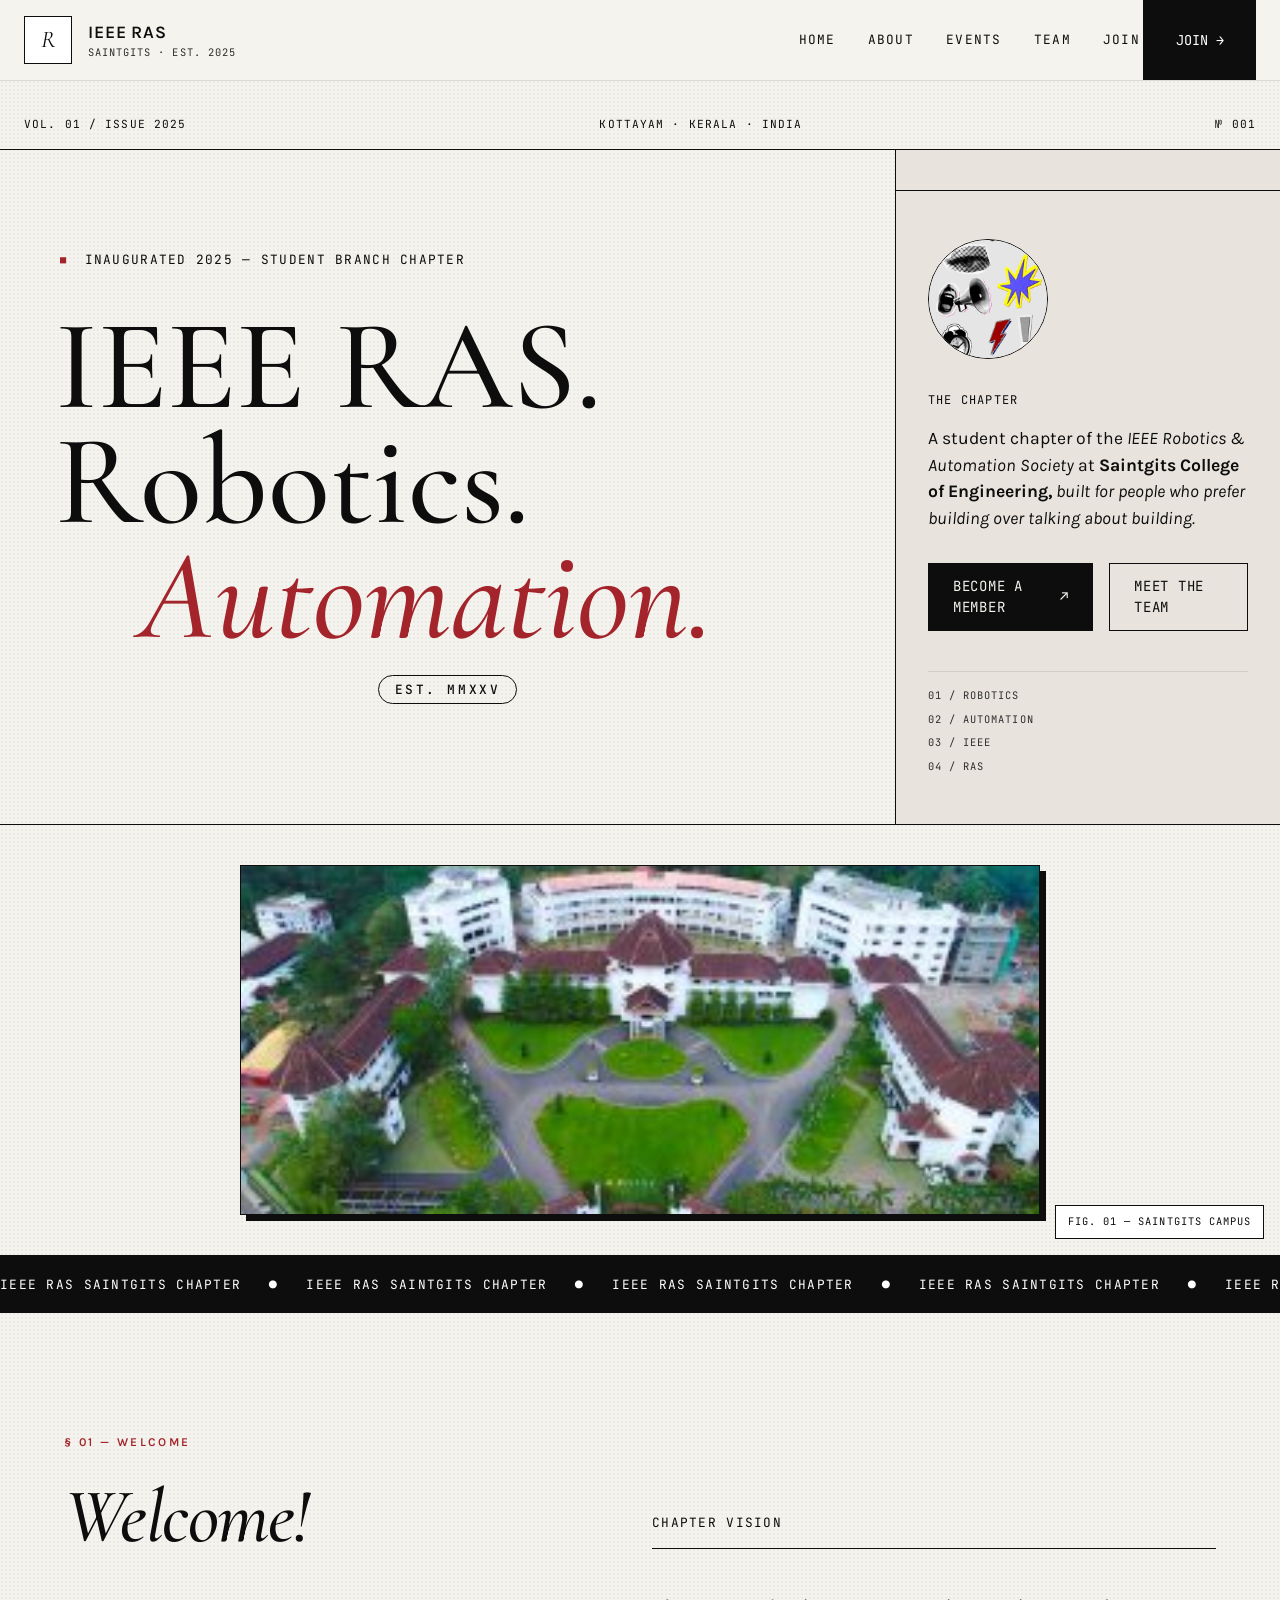
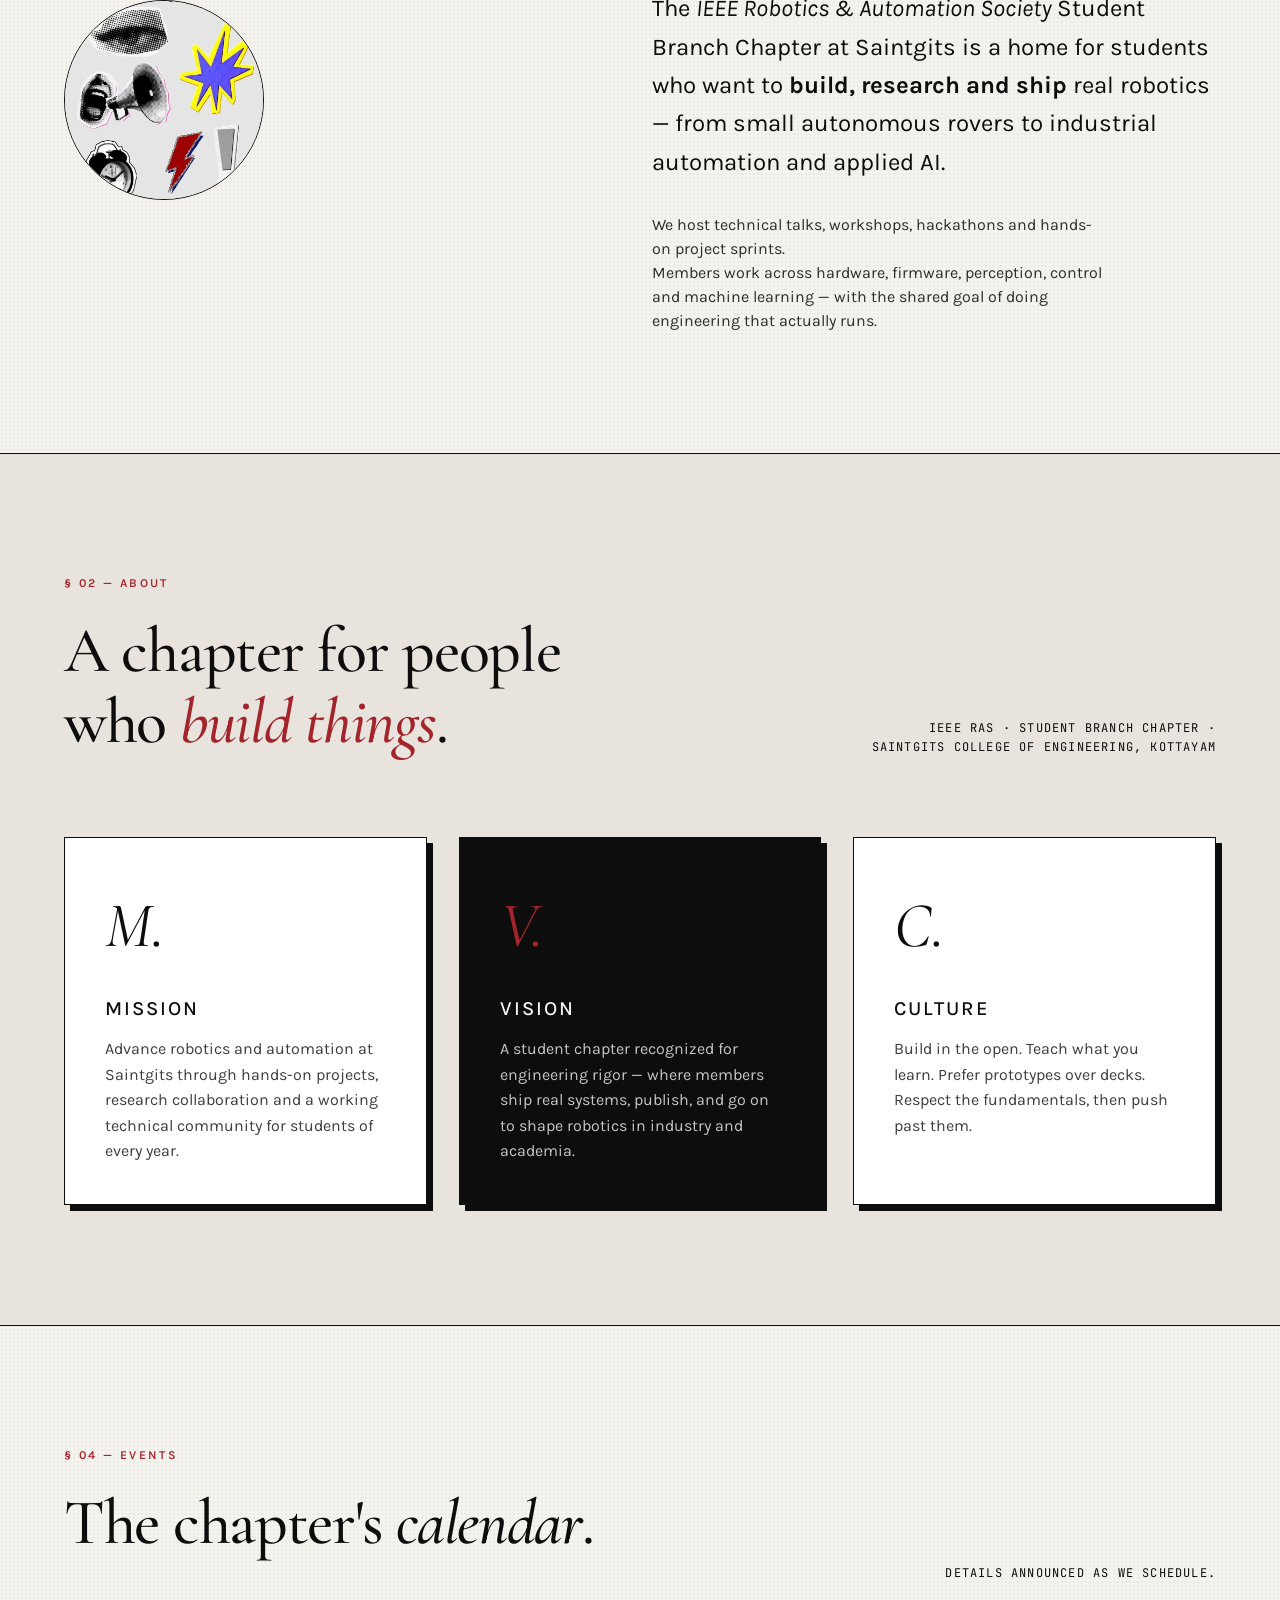
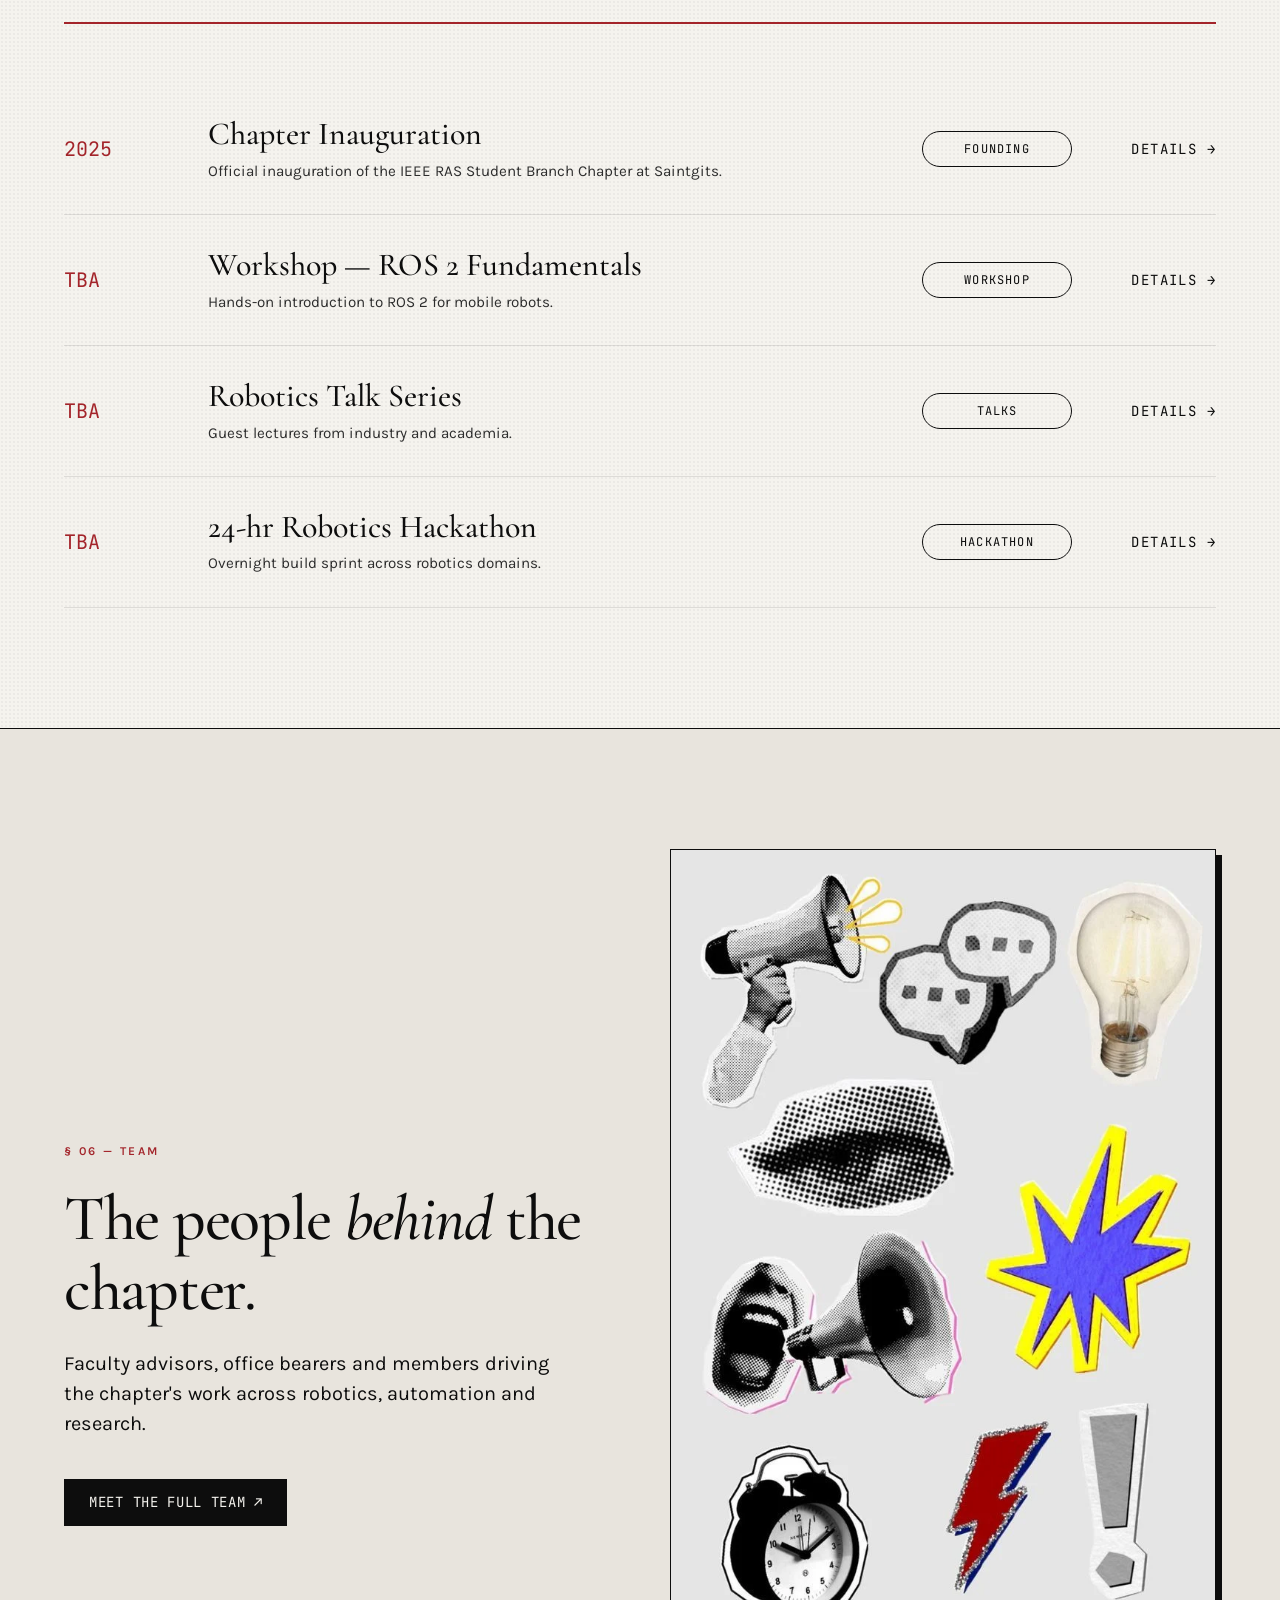
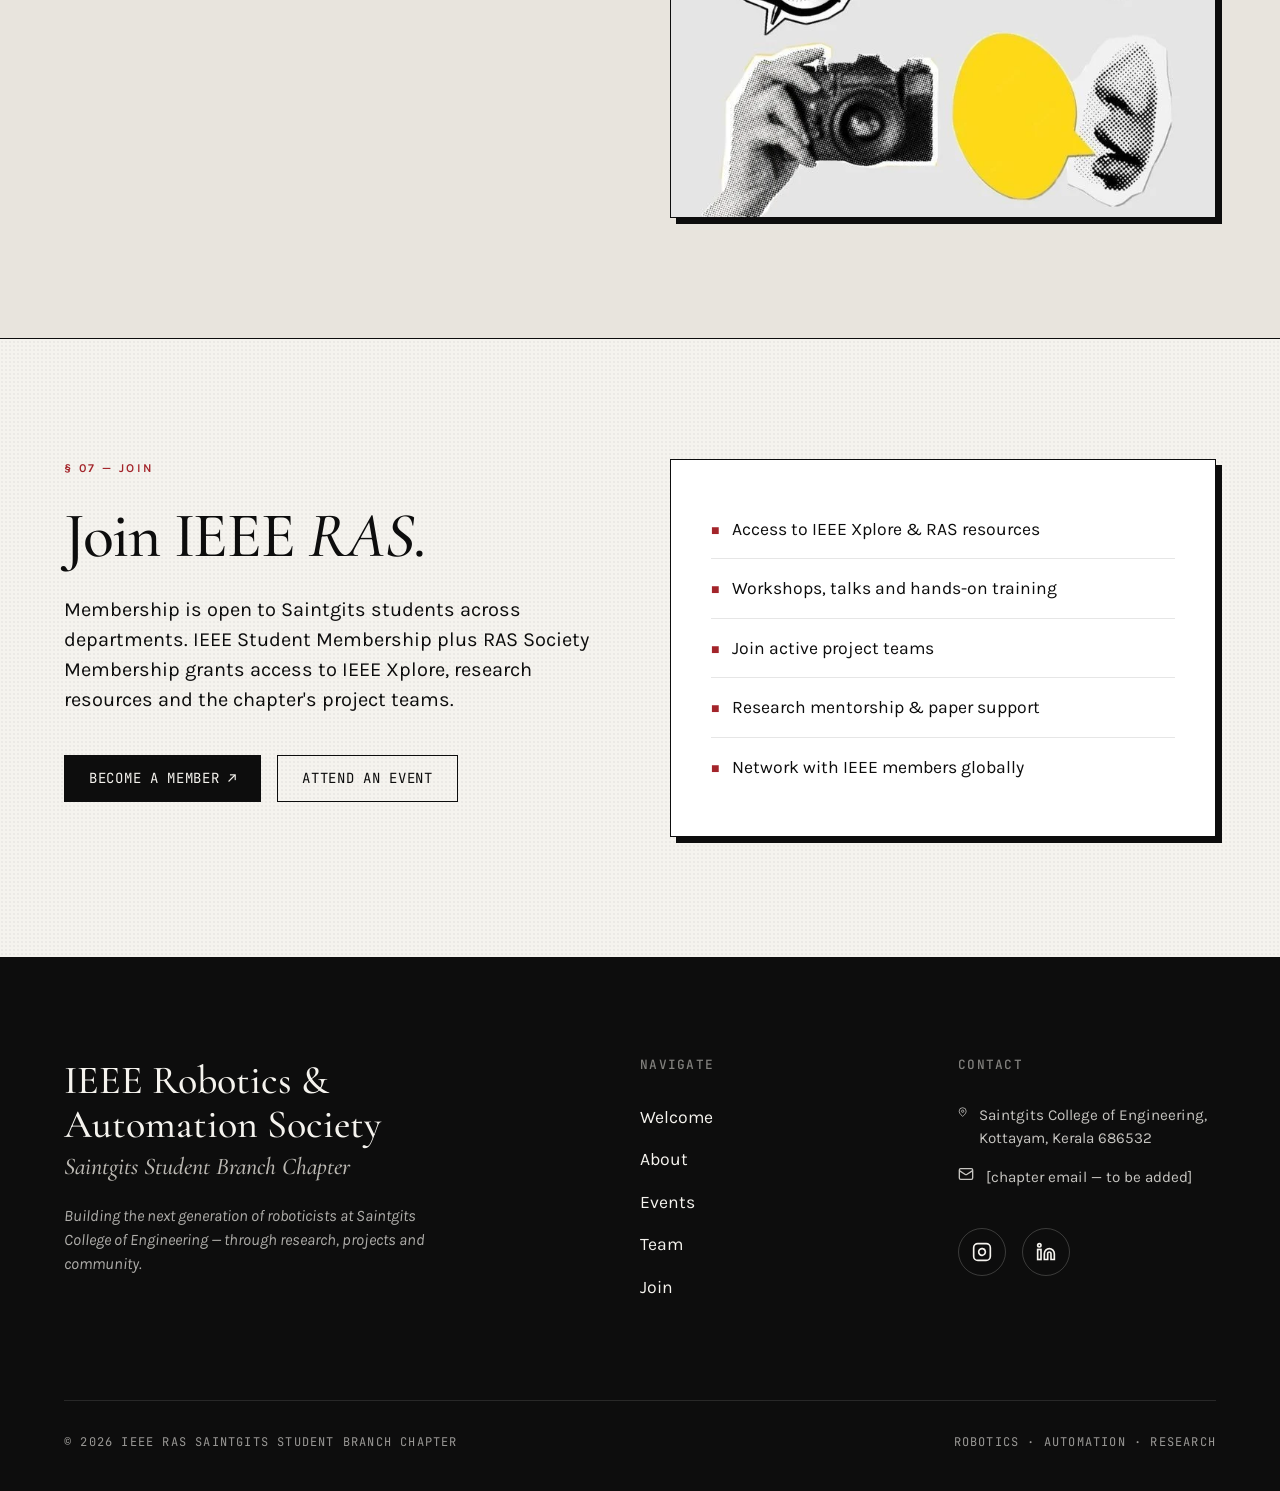
<file: index.html>
<!DOCTYPE html>
<html lang="en">
<head>
  <meta charset="UTF-8" />
  <meta name="viewport" content="width=device-width, initial-scale=1.0" />
  <title>IEEE RAS Saintgits — Robotics & Automation Student Branch Chapter</title>
  <meta name="description" content="IEEE Robotics & Automation Society Student Branch Chapter at Saintgits College of Engineering. Inaugurated 2025. Robotics, automation, research, and technical culture." />
  <link rel="preconnect" href="https://fonts.googleapis.com" />
  <link rel="preconnect" href="https://fonts.gstatic.com" crossorigin />
  <link href="https://fonts.googleapis.com/css2?family=Cormorant+Garamond:ital,wght@0,400;0,500;0,600;0,700;1,400;1,500&family=Karla:wght@300;400;500;600;700&family=JetBrains+Mono:wght@400;500&display=swap" rel="stylesheet" />
  <link rel="stylesheet" href="styles.css" />
</head>
<body>

  <!-- ═══════════════ HEADER / NAV ═══════════════ -->
  <header class="header" id="header">
    <div class="header-inner">
      <a href="/" class="logo-group">
        <div class="logo-icon">R</div>
        <div class="logo-text">
          <span class="logo-title">IEEE RAS</span>
          <span class="logo-sub">SAINTGITS · EST. 2025</span>
        </div>
      </a>
      <nav class="nav-links" id="nav-links">
        <a href="/" class="nav-link">HOME</a>
        <a href="#about" class="nav-link">ABOUT</a>
        <a href="#events" class="nav-link">EVENTS</a>
        <a href="team.html" class="nav-link">TEAM</a>
        <a href="#join" class="nav-link">JOIN</a>
      </nav>
      <button class="hamburger" id="hamburger" aria-label="Toggle menu">
        <span></span><span></span><span></span>
      </button>
    </div>
    <a href="#join" class="join-btn-header">JOIN →</a>
  </header>

  <!-- Mobile Nav Overlay -->
  <div class="mobile-nav-overlay" id="mobile-nav-overlay">
    <nav class="mobile-nav-links">
      <a href="/" class="mobile-nav-link">HOME</a>
      <a href="#about" class="mobile-nav-link">ABOUT</a>
      <a href="#events" class="mobile-nav-link">EVENTS</a>
      <a href="team.html" class="mobile-nav-link">TEAM</a>
      <a href="#join" class="mobile-nav-link">JOIN</a>
    </nav>
  </div>

  <!-- ═══════════════ HERO ═══════════════ -->
  <section class="hero" id="home">
    <!-- Top metadata ribbon -->
    <div class="hero-meta">
      <span class="meta-left">VOL. 01 / ISSUE 2025</span>
      <span class="meta-center">KOTTAYAM · KERALA · INDIA</span>
      <span class="meta-right">№ 001</span>
    </div>

    <div class="hero-grid">
      <!-- Left column: big type -->
      <div class="hero-left">
        <p class="hero-tagline">
          <span class="red-square">■</span> INAUGURATED 2025 — STUDENT BRANCH CHAPTER
        </p>
        <h1 class="hero-heading">
          <span class="hero-line-3" style="text-align: left; margin-right: 0; margin-left: -5px;">IEEE RAS.</span>
          <span class="hero-line-1">Robotics.</span>
          <span class="hero-line-2"><em>Automation.</em></span>
          <span class="hero-est">EST. MMXXV</span>
        </h1>
      </div>

      <!-- Right column: description + CTA -->
      <div class="hero-right">
        <div class="hero-right-inner">
          <div class="hero-right-line"></div>
          <!-- Decorative sticker (light bulb + abstract shapes) -->
          <div class="hero-sticker">
            <img src="assets/collage.webp" alt="Decorative collage" class="hero-collage-img" />
          </div>
          <p class="hero-label">THE CHAPTER</p>
          <p class="hero-desc">
            A student chapter of the <em>IEEE Robotics & Automation Society</em> at <strong>Saintgits College of Engineering,</strong> <em>built for people who prefer building over talking about building.</em>
          </p>
          <div class="hero-cta-row">
            <a href="#join" class="btn-primary">BECOME A MEMBER <span class="arrow">↗</span></a>
            <a href="team.html" class="btn-outline">MEET THE TEAM</a>
          </div>
          <!-- Side index -->
          <div class="hero-side-index">
            <span>01 / ROBOTICS</span>
            <span>02 / AUTOMATION</span>
            <span>03 / IEEE</span>
            <span>04 / RAS</span>
          </div>
        </div>
      </div>
    </div>

    <!-- Campus image -->
    <div class="hero-campus-wrap">
      <img src="assets/campus.jpg" alt="Saintgits Campus" class="hero-campus-img" />
      <span class="campus-caption">FIG. 01 — SAINTGITS CAMPUS</span>
    </div>
  </section>

  <!-- ═══════════════ MARQUEE ═══════════════ -->
  <div class="marquee-bar">
    <div class="marquee-track">
      <span class="marquee-text">IEEE RAS SAINTGITS CHAPTER &nbsp; ● &nbsp; IEEE RAS SAINTGITS CHAPTER &nbsp; ● &nbsp; IEEE RAS SAINTGITS CHAPTER &nbsp; ● &nbsp; IEEE RAS SAINTGITS CHAPTER &nbsp; ● &nbsp; IEEE RAS SAINTGITS CHAPTER &nbsp; ● &nbsp; IEEE RAS SAINTGITS CHAPTER &nbsp; ● &nbsp;</span>
      <span class="marquee-text">IEEE RAS SAINTGITS CHAPTER &nbsp; ● &nbsp; IEEE RAS SAINTGITS CHAPTER &nbsp; ● &nbsp; IEEE RAS SAINTGITS CHAPTER &nbsp; ● &nbsp; IEEE RAS SAINTGITS CHAPTER &nbsp; ● &nbsp; IEEE RAS SAINTGITS CHAPTER &nbsp; ● &nbsp; IEEE RAS SAINTGITS CHAPTER &nbsp; ● &nbsp;</span>
    </div>
  </div>

  <!-- ═══════════════ § 01 — WELCOME ═══════════════ -->
  <section class="section-welcome" id="welcome">
    <div class="container grid-12">
      <div class="welcome-left col-span-left">
        <p class="section-label">§ 01 — WELCOME</p>
        <h2 class="section-heading welcome-heading"><em>Welcome!</em></h2>
        <!-- Decorative megaphone image -->
        <div class="welcome-deco">
          <img src="assets/collage.webp" alt="Decorative" class="welcome-deco-img" />
        </div>
      </div>
      <div class="welcome-right col-span-right">
        <p class="welcome-label">CHAPTER VISION</p>
        <div class="welcome-divider"></div>
        <p class="welcome-text">
          The <em>IEEE Robotics & Automation Society</em> Student Branch Chapter at Saintgits is a home for students who want to <strong>build, research and ship</strong> real robotics — from small autonomous rovers to industrial automation and applied AI.
        </p>
        <p class="welcome-sub">
          We host technical talks, workshops, hackathons and hands-on project sprints.<br/>
          Members work across hardware, firmware, perception, control and machine learning — with the shared goal of doing engineering that actually runs.
        </p>
      </div>
    </div>
  </section>

  <!-- ═══════════════ § 02 — ABOUT ═══════════════ -->
  <section class="section-about" id="about">
    <div class="container">
      <div class="about-header">
        <div>
          <p class="section-label">§ 02 — ABOUT</p>
          <h2 class="section-heading about-heading">A chapter for people who <em class="text-red">build things</em>.</h2>
        </div>
        <p class="about-meta">IEEE RAS · STUDENT BRANCH CHAPTER ·<br/>SAINTGITS COLLEGE OF ENGINEERING, KOTTAYAM</p>
      </div>

      <div class="about-cards">
        <div class="about-card">
          <span class="about-card-letter">M.</span>
          <h3 class="about-card-title">MISSION</h3>
          <p class="about-card-text">Advance robotics and automation at Saintgits through hands-on projects, research collaboration and a working technical community for students of every year.</p>
        </div>
        <div class="about-card about-card-mid">
          <span class="about-card-letter">V.</span>
          <h3 class="about-card-title">VISION</h3>
          <p class="about-card-text">A student chapter recognized for engineering rigor — where members ship real systems, publish, and go on to shape robotics in industry and academia.</p>
        </div>
        <div class="about-card">
          <span class="about-card-letter">C.</span>
          <h3 class="about-card-title">CULTURE</h3>
          <p class="about-card-text">Build in the open. Teach what you learn. Prefer prototypes over decks. Respect the fundamentals, then push past them.</p>
        </div>
      </div>
    </div>
  </section>

  <!-- ═══════════════ § 04 — EVENTS ═══════════════ -->
  <section class="section-events" id="events">
    <div class="container">
      <div class="events-header">
        <div>
          <p class="section-label">§ 04 — EVENTS</p>
          <h2 class="section-heading events-heading">The chapter's <em>calendar</em>.</h2>
        </div>
        <p class="events-meta">DETAILS ANNOUNCED AS WE SCHEDULE.</p>
      </div>

      <div class="events-divider-red"></div>

      <!-- Event rows -->
      <div class="event-row">
        <span class="event-year">2025</span>
        <div class="event-info">
          <h3 class="event-title">Chapter Inauguration</h3>
          <p class="event-desc">Official inauguration of the IEEE RAS Student Branch Chapter at Saintgits.</p>
        </div>
        <span class="event-type">FOUNDING</span>
        <a href="#" class="event-link">DETAILS →</a>
      </div>

      <div class="event-divider"></div>

      <div class="event-row">
        <span class="event-year">TBA</span>
        <div class="event-info">
          <h3 class="event-title">Workshop — ROS 2 Fundamentals</h3>
          <p class="event-desc">Hands-on introduction to ROS 2 for mobile robots.</p>
        </div>
        <span class="event-type">WORKSHOP</span>
        <a href="#" class="event-link">DETAILS →</a>
      </div>

      <div class="event-divider"></div>

      <div class="event-row">
        <span class="event-year">TBA</span>
        <div class="event-info">
          <h3 class="event-title">Robotics Talk Series</h3>
          <p class="event-desc">Guest lectures from industry and academia.</p>
        </div>
        <span class="event-type">TALKS</span>
        <a href="#" class="event-link">DETAILS →</a>
      </div>

      <div class="event-divider"></div>

      <div class="event-row">
        <span class="event-year">TBA</span>
        <div class="event-info">
          <h3 class="event-title">24-hr Robotics Hackathon</h3>
          <p class="event-desc">Overnight build sprint across robotics domains.</p>
        </div>
        <span class="event-type">HACKATHON</span>
        <a href="#" class="event-link">DETAILS →</a>
      </div>

      <div class="event-divider"></div>
    </div>
  </section>

  <!-- ═══════════════ § 06 — TEAM ═══════════════ -->
  <section class="section-team" id="team-preview">
    <div class="container">
      <div class="team-content">
        <div class="team-left">
          <p class="section-label">§ 06 — TEAM</p>
          <h2 class="section-heading team-heading">The people <em>behind</em> the chapter.</h2>
          <p class="team-desc">Faculty advisors, office bearers and members driving the chapter's work across robotics, automation and research.</p>
          <a href="team.html" class="btn-primary">MEET THE FULL TEAM <span class="arrow">↗</span></a>
        </div>
        <div class="team-right">
          <img src="assets/collage.webp" alt="Decorative collage" class="team-collage" />
        </div>
      </div>
    </div>
  </section>

  <!-- ═══════════════ § 07 — JOIN ═══════════════ -->
  <section class="section-join" id="join">
    <div class="container">
      <div class="join-grid">
        <div class="join-left">
          <p class="section-label">§ 07 — JOIN</p>
          <h2 class="section-heading join-heading">Join IEEE <em>RAS</em>.</h2>
          <p class="join-text">Membership is open to Saintgits students across departments. IEEE Student Membership plus RAS Society Membership grants access to IEEE Xplore, research resources and the chapter's project teams.</p>
          <div class="join-cta-row">
            <a href="https://www.ieee.org/membership/join/index.html" target="_blank" class="btn-primary">BECOME A MEMBER <span class="arrow">↗</span></a>
            <a href="#events" class="btn-outline">ATTEND AN EVENT</a>
          </div>
        </div>
        <div class="join-right">
          <div class="join-benefits-card">
            <ul class="join-benefits-list">
              <li><span class="red-dot">■</span> Access to IEEE Xplore & RAS resources</li>
              <li><span class="red-dot">■</span> Workshops, talks and hands-on training</li>
              <li><span class="red-dot">■</span> Join active project teams</li>
              <li><span class="red-dot">■</span> Research mentorship & paper support</li>
              <li><span class="red-dot">■</span> Network with IEEE members globally</li>
            </ul>
          </div>
        </div>
      </div>
    </div>
  </section>

  <!-- ═══════════════ FOOTER ═══════════════ -->
  <footer class="footer">
    <div class="container">
      <div class="footer-grid">
        <div class="footer-brand">
          <h2 class="footer-title">IEEE Robotics &<br/>Automation Society</h2>
          <h3 class="footer-subtitle"><em>Saintgits Student Branch Chapter</em></h3>
          <p class="footer-tagline"><em>Building the next generation of roboticists at Saintgits College of Engineering — through research, projects and community.</em></p>
        </div>
        <div class="footer-nav">
          <h4 class="footer-nav-heading">NAVIGATE</h4>
          <a href="#welcome" class="footer-link">Welcome</a>
          <a href="#about" class="footer-link">About</a>
          <a href="#events" class="footer-link">Events</a>
          <a href="team.html" class="footer-link">Team</a>
          <a href="#join" class="footer-link">Join</a>
        </div>
        <div class="footer-contact">
          <h4 class="footer-nav-heading">CONTACT</h4>
          <p class="footer-contact-item">
            <svg width="16" height="16" viewBox="0 0 24 24" fill="none" stroke="currentColor" stroke-width="2"><path d="M21 10c0 7-9 13-9 13s-9-6-9-13a9 9 0 0 1 18 0z"/><circle cx="12" cy="10" r="3"/></svg>
            Saintgits College of Engineering, Kottayam, Kerala 686532
          </p>
          <p class="footer-contact-item">
            <svg width="16" height="16" viewBox="0 0 24 24" fill="none" stroke="currentColor" stroke-width="2"><rect width="20" height="16" x="2" y="4" rx="2"/><path d="m22 7-8.97 5.7a1.94 1.94 0 0 1-2.06 0L2 7"/></svg>
            [chapter email — to be added]
          </p>
          <div class="footer-socials">
            <a href="#" class="social-icon" aria-label="Instagram">
              <svg width="20" height="20" viewBox="0 0 24 24" fill="none" stroke="currentColor" stroke-width="2"><rect width="20" height="20" x="2" y="2" rx="5" ry="5"/><path d="M16 11.37A4 4 0 1 1 12.63 8 4 4 0 0 1 16 11.37z"/><line x1="17.5" x2="17.51" y1="6.5" y2="6.5"/></svg>
            </a>
            <a href="#" class="social-icon" aria-label="LinkedIn">
              <svg width="20" height="20" viewBox="0 0 24 24" fill="none" stroke="currentColor" stroke-width="2"><path d="M16 8a6 6 0 0 1 6 6v7h-4v-7a2 2 0 0 0-2-2 2 2 0 0 0-2 2v7h-4v-7a6 6 0 0 1 6-6z"/><rect width="4" height="12" x="2" y="9"/><circle cx="4" cy="4" r="2"/></svg>
            </a>
          </div>
        </div>
      </div>
      <div class="footer-bottom">
        <span>© 2026 IEEE RAS SAINTGITS STUDENT BRANCH CHAPTER</span>
        <span>ROBOTICS · AUTOMATION · RESEARCH</span>
      </div>
    </div>
  </footer>

  <script>
    // Hamburger toggle
    const hamburger = document.getElementById('hamburger');
    const overlay = document.getElementById('mobile-nav-overlay');
    hamburger.addEventListener('click', () => {
      hamburger.classList.toggle('active');
      overlay.classList.toggle('open');
    });
    // Close on link click
    document.querySelectorAll('.mobile-nav-link').forEach(link => {
      link.addEventListener('click', () => {
        hamburger.classList.remove('active');
        overlay.classList.remove('open');
      });
    });
  </script>
</body>
</html>
</file>
<file: styles.css>
/* ═══════════════ GLOBAL VARIABLES ═══════════════ */
:root {
  --color-paper: #f5f3ee;
  --color-paper-warm: #e8e4dd;
  --color-ink: #0d0d0d;
  --color-ink-soft: #2d2d2d;
  --color-red: #a3242a;
  
  --font-display: "Cormorant Garamond", serif;
  --font-sans: "Karla", sans-serif;
  --font-mono: "JetBrains Mono", monospace;
  
  --shadow-newspaper: 6px 6px 0 0 var(--color-ink);
  --shadow-newspaper-sm: 4px 4px 0 0 var(--color-ink);
  
  --transition: all 0.3s cubic-bezier(0.4, 0, 0.2, 1);
}

/* ═══════════════ RESET & BASE ═══════════════ */
*, *::before, *::after {
  box-sizing: border-box;
  margin: 0;
  padding: 0;
}

html {
  scroll-behavior: smooth;
}

body {
  font-family: var(--font-sans);
  background-color: var(--color-paper);
  color: var(--color-ink);
  line-height: 1.5;
  background-image: radial-gradient(rgba(13, 13, 13, 0.04) 1px, transparent 1px);
  background-size: 4px 4px;
  overflow-x: hidden;
  -webkit-font-smoothing: antialiased;
}

::selection {
  background: var(--color-ink);
  color: var(--color-paper);
}

a {
  text-decoration: none;
  color: inherit;
}

h1, h2, h3, h4, h5, h6 {
  font-family: var(--font-display);
  font-weight: 500;
  line-height: 1.1;
}

em {
  font-style: italic;
}

.text-red {
  color: var(--color-red);
}

.red-square {
  color: var(--color-red);
  margin-right: 8px;
  font-size: 0.8em;
}

.red-dot {
  color: var(--color-red);
  margin-right: 8px;
  font-size: 0.8em;
}

/* ═══════════════ LAYOUT & UTILS ═══════════════ */
.container {
  max-width: 1200px;
  margin: 0 auto;
  padding: 0 24px;
}

.grid-12 {
  display: grid;
  grid-template-columns: repeat(12, 1fr);
  gap: 24px;
}

.section-label {
  font-family: var(--font-sans);
  text-transform: uppercase;
  letter-spacing: 0.2em;
  font-size: 0.75rem;
  font-weight: 600;
  color: var(--color-red);
  margin-bottom: 24px;
}

.section-heading {
  font-size: 4rem;
  letter-spacing: -0.02em;
  margin-bottom: 24px;
}

/* BUTTONS */
.btn-primary {
  display: inline-flex;
  align-items: center;
  justify-content: center;
  background-color: var(--color-ink);
  color: var(--color-paper);
  padding: 12px 24px;
  font-family: var(--font-mono);
  font-size: 0.875rem;
  text-transform: uppercase;
  letter-spacing: 0.05em;
  border: 1px solid var(--color-ink);
  transition: var(--transition);
  cursor: pointer;
}
.btn-primary:hover {
  background-color: transparent;
  color: var(--color-ink);
}
.btn-primary .arrow {
  margin-left: 8px;
  transition: transform 0.3s;
}
.btn-primary:hover .arrow {
  transform: translate(4px, -4px);
}

.btn-outline {
  display: inline-flex;
  align-items: center;
  justify-content: center;
  background-color: transparent;
  color: var(--color-ink);
  padding: 12px 24px;
  font-family: var(--font-mono);
  font-size: 0.875rem;
  text-transform: uppercase;
  letter-spacing: 0.05em;
  border: 1px solid var(--color-ink);
  transition: var(--transition);
  cursor: pointer;
}
.btn-outline:hover {
  background-color: var(--color-ink);
  color: var(--color-paper);
}

/* ═══════════════ HEADER ═══════════════ */
.header {
  position: fixed;
  top: 0;
  left: 0;
  width: 100%;
  z-index: 100;
  border-bottom: 1px solid rgba(13,13,13,0.1);
  background-color: rgba(245, 243, 238, 0.9);
  backdrop-filter: blur(8px);
}
.header-inner {
  display: flex;
  justify-content: space-between;
  align-items: center;
  padding: 16px 24px;
  max-width: 1400px;
  margin: 0 auto;
}
.logo-group {
  display: flex;
  align-items: center;
  gap: 16px;
}
.logo-icon {
  width: 48px;
  height: 48px;
  border: 1px solid var(--color-ink);
  display: flex;
  align-items: center;
  justify-content: center;
  font-family: var(--font-display);
  font-size: 1.5rem;
  font-style: italic;
  background: #fff;
}
.logo-text {
  display: flex;
  flex-direction: column;
}
.logo-title {
  font-weight: 600;
  font-size: 1.1rem;
  letter-spacing: 0.05em;
}
.logo-sub {
  font-family: var(--font-mono);
  font-size: 0.65rem;
  color: var(--color-ink-soft);
  letter-spacing: 0.1em;
}

.nav-links {
  display: none;
}
@media (min-width: 768px) {
  .nav-links {
    display: flex;
    gap: 32px;
  }
}
.nav-link {
  font-family: var(--font-mono);
  font-size: 0.8rem;
  letter-spacing: 0.1em;
  text-transform: uppercase;
  transition: color 0.3s;
}
.nav-link:hover {
  color: var(--color-red);
}

.join-btn-header {
  display: none;
}
@media (min-width: 768px) {
  .join-btn-header {
    display: block;
    position: absolute;
    right: 24px;
    top: 50%;
    transform: translateY(-50%);
    background: var(--color-ink);
    color: #fff;
    padding: 16px 32px;
    font-family: var(--font-mono);
    font-size: 0.85rem;
    height: 100%;
    display: flex;
    align-items: center;
    border-left: 1px solid var(--color-ink);
    transition: var(--transition);
  }
  .join-btn-header:hover {
    background: var(--color-red);
  }
  .header-inner {
    padding-right: 140px;
  }
}

.hamburger {
  display: flex;
  flex-direction: column;
  gap: 6px;
  background: none;
  border: none;
  cursor: pointer;
  z-index: 200;
}
@media (min-width: 768px) {
  .hamburger {
    display: none;
  }
}
.hamburger span {
  display: block;
  width: 28px;
  height: 2px;
  background-color: var(--color-ink);
  transition: 0.3s;
}

.mobile-nav-overlay {
  position: fixed;
  inset: 0;
  background: var(--color-paper);
  z-index: 150;
  display: flex;
  align-items: center;
  justify-content: center;
  opacity: 0;
  pointer-events: none;
  transition: opacity 0.3s;
}
.mobile-nav-overlay.open {
  opacity: 1;
  pointer-events: auto;
}
.mobile-nav-links {
  display: flex;
  flex-direction: column;
  align-items: center;
  gap: 32px;
}
.mobile-nav-link {
  font-family: var(--font-display);
  font-size: 2.5rem;
  text-transform: uppercase;
}

/* ═══════════════ HERO ═══════════════ */
.hero {
  padding-top: 100px;
  border-bottom: 1px solid var(--color-ink);
  overflow: hidden;
}
.hero-meta {
  display: flex;
  justify-content: space-between;
  padding: 16px 24px;
  border-bottom: 1px solid var(--color-ink);
  font-family: var(--font-mono);
  font-size: 0.7rem;
  text-transform: uppercase;
  letter-spacing: 0.1em;
}
@media (max-width: 768px) {
  .meta-center, .meta-right { display: none; }
}

.hero-grid {
  display: grid;
  grid-template-columns: 1fr;
}
@media (min-width: 1024px) {
  .hero-grid {
    grid-template-columns: 70% 30%;
  }
}

.hero-left {
  padding: 60px 24px;
  border-bottom: 1px solid var(--color-ink);
}
@media (min-width: 1024px) {
  .hero-left {
    border-bottom: none;
    border-right: 1px solid var(--color-ink);
    padding: 100px 60px;
  }
}
.hero-tagline {
  font-family: var(--font-mono);
  font-size: 0.8rem;
  letter-spacing: 0.1em;
  margin-bottom: 40px;
}
.hero-heading {
  font-size: clamp(4rem, 10vw, 9rem);
  line-height: 0.9;
  display: flex;
  flex-direction: column;
}
.hero-line-1 { margin-left: -5px; }
.hero-line-2 { 
  margin-left: 10%; 
  color: var(--color-red);
}
.hero-est {
  font-family: var(--font-mono);
  font-size: 0.8rem;
  letter-spacing: 0.2em;
  align-self: center;
  margin: 20px 0;
  padding: 8px 16px;
  border: 1px solid var(--color-ink);
  border-radius: 40px;
}
.hero-line-3 { text-align: right; margin-right: 5%; }

.hero-right {
  position: relative;
  background: var(--color-paper-warm);
}
.hero-right-inner {
  padding: 40px 32px;
  height: 100%;
  display: flex;
  flex-direction: column;
  justify-content: center;
}
.hero-right-line {
  position: absolute;
  top: 40px;
  left: 0;
  width: 100%;
  height: 1px;
  background: var(--color-ink);
}
.hero-sticker {
  width: 120px;
  height: 120px;
  background: #fff;
  border: 1px solid var(--color-ink);
  border-radius: 50%;
  overflow: hidden;
  margin-bottom: 32px;
  margin-top: 40px;
  animation: slow-spin 40s linear infinite;
}
.hero-collage-img {
  width: 100%;
  height: 100%;
  object-fit: cover;
}
.hero-label {
  font-family: var(--font-mono);
  font-size: 0.75rem;
  letter-spacing: 0.1em;
  margin-bottom: 16px;
}
.hero-desc {
  font-size: 1.1rem;
  margin-bottom: 32px;
}
.hero-cta-row {
  display: flex;
  flex-direction: column;
  gap: 16px;
  margin-bottom: 40px;
}
@media (min-width: 640px) {
  .hero-cta-row {
    flex-direction: row;
  }
}
.hero-side-index {
  display: flex;
  flex-direction: column;
  gap: 8px;
  font-family: var(--font-mono);
  font-size: 0.65rem;
  letter-spacing: 0.1em;
  color: var(--color-ink-soft);
  border-top: 1px solid rgba(13,13,13,0.1);
  padding-top: 16px;
}

.hero-campus-wrap {
  position: relative;
  border-top: 1px solid var(--color-ink);
  padding: 40px 24px;
  display: flex;
  justify-content: center;
}
.hero-campus-img {
  width: 100%;
  max-width: 800px;
  height: 350px;
  object-fit: cover;
  display: block;
  border: 1px solid var(--color-ink);
  box-shadow: var(--shadow-newspaper);
}
.campus-caption {
  position: absolute;
  bottom: 16px;
  right: 16px;
  background: #fff;
  padding: 8px 12px;
  font-family: var(--font-mono);
  font-size: 0.65rem;
  letter-spacing: 0.1em;
  border: 1px solid var(--color-ink);
}

/* MARQUEE */
.marquee-bar {
  background: var(--color-ink);
  color: #fff;
  padding: 16px 0;
  overflow: hidden;
  white-space: nowrap;
  border-bottom: 1px solid var(--color-ink);
}
.marquee-track {
  display: inline-block;
  animation: marquee 30s linear infinite;
}
.marquee-text {
  font-family: var(--font-mono);
  font-size: 0.8rem;
  letter-spacing: 0.1em;
}
@keyframes marquee {
  0% { transform: translateX(0); }
  100% { transform: translateX(-50%); }
}

@keyframes slow-spin {
  0% { transform: rotate(0deg); }
  100% { transform: rotate(360deg); }
}

/* ═══════════════ SECTION WELCOME ═══════════════ */
.section-welcome {
  padding: 120px 0;
  border-bottom: 1px solid var(--color-ink);
}
.welcome-left {
  grid-column: span 12;
  position: relative;
}
@media (min-width: 768px) {
  .welcome-left { grid-column: span 5; }
}
.welcome-heading {
  font-size: clamp(3rem, 6vw, 6rem);
}
.welcome-deco {
  width: 200px;
  height: 200px;
  border: 1px solid var(--color-ink);
  border-radius: 50%;
  overflow: hidden;
  margin-top: 40px;
}
.welcome-deco-img {
  width: 100%;
  height: 100%;
  object-fit: cover;
}

.welcome-right {
  grid-column: span 12;
  padding-top: 40px;
}
@media (min-width: 768px) {
  .welcome-right { 
    grid-column: 7 / span 6;
    padding-top: 80px;
  }
}
.welcome-label {
  font-family: var(--font-mono);
  font-size: 0.8rem;
  letter-spacing: 0.1em;
  margin-bottom: 16px;
}
.welcome-divider {
  width: 100%;
  height: 1px;
  background: var(--color-ink);
  margin-bottom: 40px;
}
.welcome-text {
  font-size: 1.5rem;
  line-height: 1.6;
  margin-bottom: 32px;
}
.welcome-sub {
  font-size: 1rem;
  color: var(--color-ink-soft);
  max-width: 80%;
}

/* ═══════════════ SECTION ABOUT ═══════════════ */
.section-about {
  padding: 120px 0;
  background: var(--color-paper-warm);
  border-bottom: 1px solid var(--color-ink);
}
.about-header {
  display: flex;
  flex-direction: column;
  gap: 32px;
  margin-bottom: 80px;
}
@media (min-width: 768px) {
  .about-header {
    flex-direction: row;
    justify-content: space-between;
    align-items: flex-end;
  }
}
.about-heading {
  max-width: 600px;
  margin-bottom: 0;
}
.about-meta {
  font-family: var(--font-mono);
  font-size: 0.75rem;
  letter-spacing: 0.1em;
  text-align: right;
  line-height: 1.6;
}

.about-cards {
  display: grid;
  grid-template-columns: 1fr;
  gap: 32px;
}
@media (min-width: 1024px) {
  .about-cards {
    grid-template-columns: repeat(3, 1fr);
  }
}
.about-card {
  background: #fff;
  border: 1px solid var(--color-ink);
  padding: 40px;
  box-shadow: var(--shadow-newspaper);
  transition: transform 0.3s;
}
.about-card:hover {
  transform: translate(-4px, -4px);
  box-shadow: 10px 10px 0 0 var(--color-ink);
}
.about-card-mid {
  background: var(--color-ink);
  color: var(--color-paper);
}
.about-card-letter {
  display: block;
  font-family: var(--font-display);
  font-size: 4rem;
  font-style: italic;
  margin-bottom: 24px;
}
.about-card-mid .about-card-letter { color: var(--color-red); }
.about-card-title {
  font-family: var(--font-sans);
  font-size: 1.25rem;
  text-transform: uppercase;
  letter-spacing: 0.1em;
  margin-bottom: 16px;
}
.about-card-text {
  font-size: 1rem;
  line-height: 1.6;
  opacity: 0.8;
}

/* ═══════════════ SECTION EVENTS ═══════════════ */
.section-events {
  padding: 120px 0;
  border-bottom: 1px solid var(--color-ink);
}
.events-header {
  display: flex;
  justify-content: space-between;
  align-items: flex-end;
  margin-bottom: 40px;
}
.events-meta {
  font-family: var(--font-mono);
  font-size: 0.75rem;
  letter-spacing: 0.1em;
}
.events-divider-red {
  width: 100%;
  height: 2px;
  background: var(--color-red);
  margin-bottom: 60px;
}

.event-row {
  display: grid;
  grid-template-columns: 100px 1fr;
  gap: 24px;
  align-items: center;
  padding: 32px 0;
  transition: var(--transition);
}
@media (min-width: 768px) {
  .event-row {
    grid-template-columns: 120px 1fr 150px 120px;
  }
}
.event-row:hover {
  background: rgba(0,0,0,0.02);
  padding-left: 16px;
  padding-right: 16px;
}
.event-year {
  font-family: var(--font-mono);
  font-size: 1.25rem;
  color: var(--color-red);
}
.event-title {
  font-family: var(--font-display);
  font-size: 2rem;
  margin-bottom: 8px;
}
.event-desc {
  color: var(--color-ink-soft);
  font-size: 0.95rem;
}
.event-type {
  font-family: var(--font-mono);
  font-size: 0.75rem;
  letter-spacing: 0.1em;
  padding: 8px 16px;
  border: 1px solid var(--color-ink);
  border-radius: 40px;
  text-align: center;
  display: none;
}
@media (min-width: 768px) { .event-type { display: block; } }

.event-link {
  font-family: var(--font-mono);
  font-size: 0.875rem;
  text-transform: uppercase;
  letter-spacing: 0.1em;
  text-align: right;
  display: none;
}
@media (min-width: 768px) { .event-link { display: block; } }
.event-row:hover .event-link {
  color: var(--color-red);
}

.event-divider {
  width: 100%;
  height: 1px;
  background: rgba(13,13,13,0.1);
}

/* ═══════════════ SECTION TEAM (PREVIEW) ═══════════════ */
.section-team {
  padding: 120px 0;
  background: var(--color-paper-warm);
  border-bottom: 1px solid var(--color-ink);
}
.team-content {
  display: grid;
  grid-template-columns: 1fr;
  gap: 60px;
  align-items: center;
}
@media (min-width: 1024px) {
  .team-content { grid-template-columns: 1fr 1fr; }
}
.team-desc {
  font-size: 1.25rem;
  margin-bottom: 40px;
  max-width: 500px;
}
.team-right {
  display: flex;
  justify-content: center;
}
.team-collage {
  max-width: 100%;
  border: 1px solid var(--color-ink);
  box-shadow: var(--shadow-newspaper);
}

/* ═══════════════ SECTION JOIN ═══════════════ */
.section-join {
  padding: 120px 0;
  border-bottom: 1px solid var(--color-ink);
}
.join-grid {
  display: grid;
  grid-template-columns: 1fr;
  gap: 60px;
}
@media (min-width: 1024px) {
  .join-grid { grid-template-columns: 1fr 1fr; }
}
.join-text {
  font-size: 1.25rem;
  margin-bottom: 40px;
}
.join-cta-row {
  display: flex;
  gap: 16px;
  flex-wrap: wrap;
}
.join-benefits-card {
  background: #fff;
  border: 1px solid var(--color-ink);
  padding: 40px;
  box-shadow: var(--shadow-newspaper);
}
.join-benefits-list {
  list-style: none;
}
.join-benefits-list li {
  padding: 16px 0;
  border-bottom: 1px solid rgba(13,13,13,0.1);
  font-size: 1.1rem;
}
.join-benefits-list li:last-child {
  border-bottom: none;
}

/* ═══════════════ FOOTER ═══════════════ */
.footer {
  background: var(--color-ink);
  color: var(--color-paper);
  padding: 100px 0 40px;
}
.footer-grid {
  display: grid;
  grid-template-columns: 1fr;
  gap: 60px;
  margin-bottom: 100px;
}
@media (min-width: 768px) {
  .footer-grid { grid-template-columns: 2fr 1fr 1fr; }
}
.footer-title {
  font-size: 2.5rem;
  margin-bottom: 8px;
}
.footer-subtitle {
  font-size: 1.5rem;
  color: var(--color-paper-warm);
  opacity: 0.8;
  margin-bottom: 24px;
}
.footer-tagline {
  max-width: 400px;
  opacity: 0.7;
}
.footer-nav {
  display: flex;
  flex-direction: column;
  gap: 16px;
}
.footer-nav-heading {
  font-family: var(--font-mono);
  font-size: 0.8rem;
  letter-spacing: 0.1em;
  color: rgba(245, 243, 238, 0.5);
  margin-bottom: 16px;
}
.footer-link {
  font-size: 1.1rem;
  transition: color 0.3s;
}
.footer-link:hover {
  color: var(--color-red);
}
.footer-contact {
  display: flex;
  flex-direction: column;
  gap: 16px;
}
.footer-contact-item {
  display: flex;
  align-items: flex-start;
  gap: 12px;
  font-size: 0.95rem;
  opacity: 0.8;
}
.footer-socials {
  display: flex;
  gap: 16px;
  margin-top: 24px;
}
.social-icon {
  width: 48px;
  height: 48px;
  border: 1px solid rgba(245, 243, 238, 0.2);
  display: flex;
  align-items: center;
  justify-content: center;
  border-radius: 50%;
  transition: var(--transition);
}
.social-icon:hover {
  background: var(--color-paper);
  color: var(--color-ink);
}
.footer-bottom {
  display: flex;
  flex-direction: column;
  gap: 16px;
  border-top: 1px solid rgba(245, 243, 238, 0.2);
  padding-top: 32px;
  font-family: var(--font-mono);
  font-size: 0.75rem;
  letter-spacing: 0.1em;
  opacity: 0.6;
}
@media (min-width: 768px) {
  .footer-bottom {
    flex-direction: row;
    justify-content: space-between;
  }
}

/* ═══════════════ TEAM PAGE SPECIFIC ═══════════════ */
.team-hero {
  padding-top: 160px;
  padding-bottom: 80px;
  border-bottom: 1px solid var(--color-ink);
}
.team-hero-heading {
  font-size: clamp(4rem, 8vw, 7rem);
  line-height: 1;
  max-width: 800px;
  margin-bottom: 40px;
}
.team-hero-desc {
  font-family: var(--font-display);
  font-size: 1.5rem;
  max-width: 400px;
  margin-left: auto;
  border-top: 1px solid var(--color-ink);
  padding-top: 24px;
}

.team-section {
  padding: 80px 0;
  border-bottom: 1px solid rgba(13,13,13,0.1);
}
.team-section-header {
  margin-bottom: 60px;
}

.team-grid {
  display: grid;
  grid-template-columns: 1fr;
  gap: 40px 24px;
}
@media (min-width: 640px) {
  .team-grid { grid-template-columns: repeat(2, 1fr); }
}
@media (min-width: 1024px) {
  .team-grid { grid-template-columns: repeat(3, 1fr); }
}

.team-member-card {
  display: flex;
  flex-direction: column;
}
.team-member-photo-wrap {
  aspect-ratio: 4 / 5;
  background: #fff;
  border: 1px solid var(--color-ink);
  box-shadow: var(--shadow-newspaper);
  margin-bottom: 24px;
  overflow: hidden;
  position: relative;
  transition: transform 0.3s;
}
.team-member-card:hover .team-member-photo-wrap {
  transform: translate(-4px, -4px);
  box-shadow: 8px 8px 0 0 var(--color-ink);
}
.team-member-photo {
  width: 100%;
  height: 100%;
  object-fit: cover;
  object-position: top;
  filter: grayscale(100%);
  transition: filter 0.5s;
}
.team-member-card:hover .team-member-photo {
  filter: grayscale(0%);
}
.team-member-role-tag {
  position: absolute;
  top: 16px;
  left: 16px;
  background: var(--color-ink);
  color: var(--color-paper);
  font-family: var(--font-mono);
  font-size: 0.65rem;
  text-transform: uppercase;
  letter-spacing: 0.1em;
  padding: 6px 12px;
}
.team-member-info {
  display: flex;
  flex-direction: column;
  gap: 8px;
}
.team-member-name {
  font-family: var(--font-display);
  font-size: 2rem;
  line-height: 1.1;
}
.team-member-title {
  font-family: var(--font-mono);
  font-size: 0.75rem;
  color: var(--color-ink-soft);
  text-transform: uppercase;
  letter-spacing: 0.1em;
}

.join-us-banner {
  background: var(--color-ink);
  color: var(--color-paper);
  padding: 120px 0;
  text-align: center;
}
.join-us-banner .section-label {
  color: rgba(245, 243, 238, 0.5);
  display: inline-block;
  border-bottom: 1px solid rgba(245, 243, 238, 0.2);
  padding-bottom: 16px;
  margin-bottom: 40px;
}
.join-us-heading {
  font-size: clamp(3rem, 6vw, 5rem);
  margin-bottom: 24px;
}
.join-us-heading em {
  color: var(--color-red);
}
.join-us-text {
  font-size: 1.25rem;
  opacity: 0.8;
  max-width: 600px;
  margin: 0 auto 40px;
}
.btn-white {
  background: var(--color-paper);
  color: var(--color-ink);
  border: 1px solid var(--color-paper);
}
.btn-white:hover {
  background: transparent;
  color: var(--color-paper);
}
</file>
